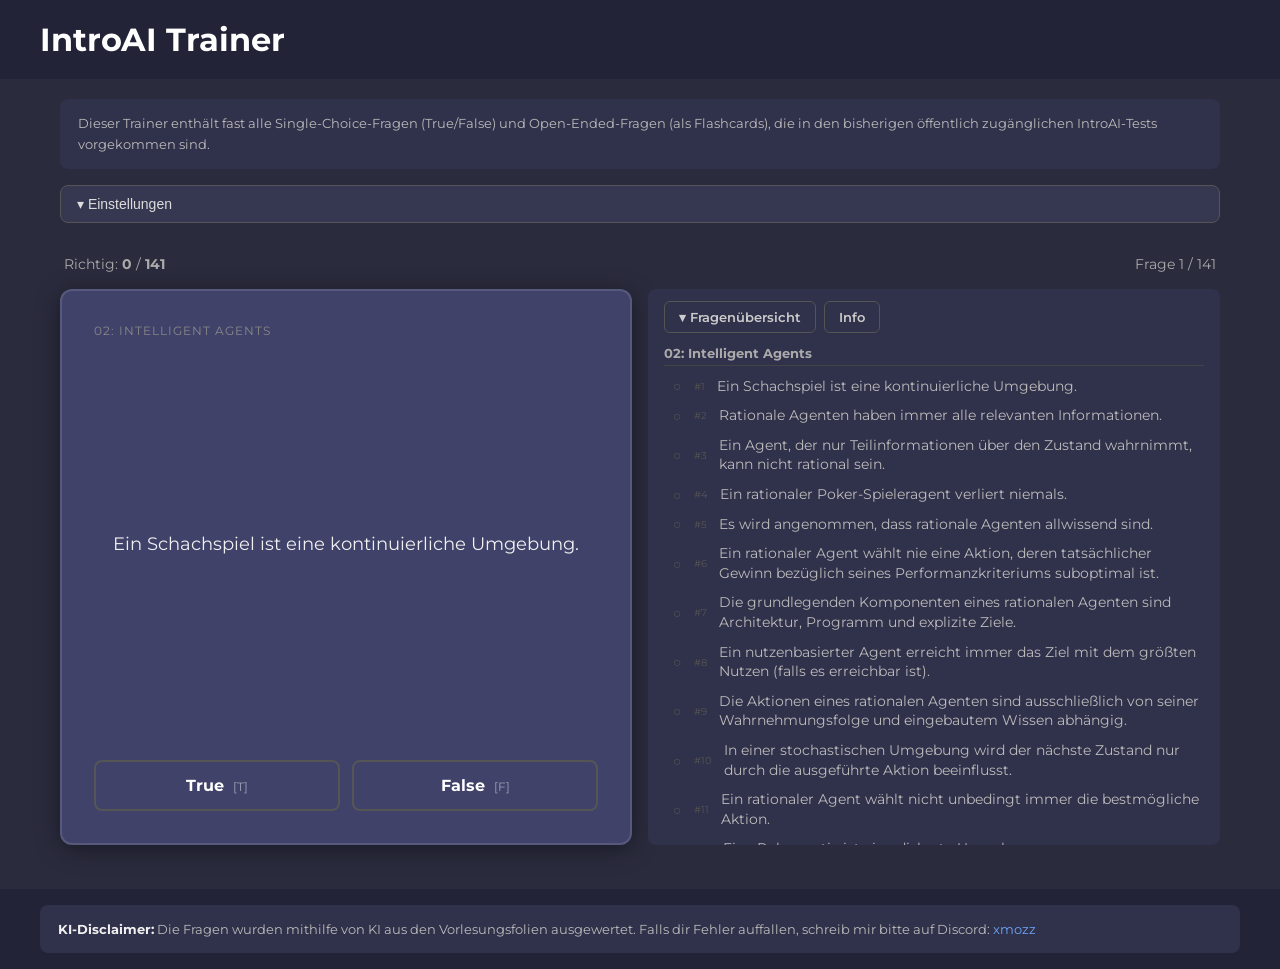
<file: IntroAI/trainer/index.html>
<!DOCTYPE html>
<html lang="de">
<head>
    <meta charset="UTF-8">
    <meta name="viewport" content="width=device-width, initial-scale=1.0">
    <title>IntroAI Trainer</title>
    <link rel="stylesheet" href="https://fonts.googleapis.com/css?family=Montserrat&display=swap">
    <style>
        * {
            box-sizing: border-box;
            margin: 0;
            padding: 0;
        }

        body {
            font-family: "Montserrat", sans-serif;
            background: #2a2b3d;
            color: white;
            min-height: 100vh;
            display: flex;
            flex-direction: column;
            padding: 0;
            margin: 0;
            overflow: auto;              /* Erlaubt das Scrollen/Zoomen */
            justify-content: flex-start; /* Setzt die vertikale Zentrierung zurück */
            align-items: stretch;        /* Lässt die Boxen (wie die Topbar) die volle Breite nutzen */
        }   

        .top-bar {
            position: relative;
            width: 100%;
            background: #222336;
            padding: 20px;
            box-sizing: border-box;
            flex-shrink: 0;
            z-index: 100;
        }

        #trainer {
            width: 100%;
            max-width: 1200px;
            margin: 0 auto;
            padding: 20px;
            box-sizing: border-box;
            flex: 1;
        }

        .top-bar-inner {
            max-width: 1200px;
            margin: 0 auto;
            display: flex;
            align-items: center;
            gap: 16px;
            justify-content: flex-start;
        }

        .bottom-bar {
            width: 100%;
            background: #222336;
            padding: 16px 20px;
            box-sizing: border-box;
            margin-top: auto;
        }

        .bottom-bar-inner {
            max-width: 1200px;
            margin: 0 auto;
        }



        .narrow-section {
            max-width: 760px;
            width: 100%;
            margin: 0 auto;
        }

        .card-overview-row {
            display: flex;
            flex-direction: column;
            gap: 16px;
        }

        .overview-column {
            display: flex;
            flex-direction: column;
        }

        @media (min-width: 900px) {
            .top-bar-inner {
                max-width: 1200px;
                margin: 0 auto;
                justify-content: flex-start;
            }

            .narrow-section {
                max-width: none;
            }

            .card-overview-row {
                flex-direction: row;
                flex-wrap: wrap;
                align-items: flex-start;
            }

            .question-card {
                flex: 1 1 300px;
                min-width: 0;
            }

            .overview-column {
                flex: 1 1 300px;
                min-width: 0;
            }

            .overview-column.collapsed {
                flex: 1 1 100%;
            }

            .card-overview-row.overview-open {
                align-items: stretch;
            }

            .overview-body {
                font-size: 14px;
            }

            .overview-item {
                font-size: 14px;
            }

            .overview-chapter-title {
                font-size: 14px;
            }
        }

        .mobile-header {
            display: flex;
            align-items: center;
            gap: 16px;
            justify-content: center;
            margin-bottom: 12px;
            
     
            padding-top: max(16px, env(safe-area-inset-top)); 
            background:transparent;
        }

        .mobile-header h1 {
            font-size: 18px;
        }

        .trainer-header h1 {
            font-size: 24px;
            font-weight: 700;
        }

        .back-link {
            color: #aaa;
            text-decoration: none;
            font-size: 14px;
            font-weight: 600;
            transition: color 0.2s;
        }

        .back-link:hover {
            color: white;
        }

        .trainer-controls {
            display: flex;
            align-items: center;
            gap: 8px;
            margin-bottom: 12px;
            flex-wrap: wrap;
        }

        .mode-btn {
            padding: 7px 14px;
            font-size: 13px;
            font-weight: 600;
            font-family: inherit;
            border: 1px solid #555;
            border-radius: 6px;
            background: transparent;
            color: #ccc;
            cursor: pointer;
            transition: all 0.2s;
        }

        .mode-btn:hover {
            border-color: #888;
            color: white;
        }

        .mode-btn.active {
            background: #007bff;
            border-color: #007bff;
            color: white;
        }

        .reset-btn {
            padding: 7px 14px;
            font-size: 13px;
            font-weight: 600;
            font-family: inherit;
            border: 1px solid #d9534f;
            border-radius: 6px;
            background: transparent;
            color: #d9534f;
            cursor: pointer;
            transition: all 0.2s;
            margin-left: auto;
        }

        .reset-btn:hover {
            background: #d9534f;
            color: white;
        }

        .shuffle-container {
            display: flex;
            align-items: center;
            gap: 8px;
            margin-bottom: 12px;
        }

        .shuffle-label {
            font-size: 13px;
            color: #aaa;
            font-weight: 600;
            margin-right: 4px;
        }

        .shuffle-btn {
            padding: 5px 12px;
            font-size: 12px;
            font-weight: 600;
            font-family: inherit;
            border: 1px solid #555;
            border-radius: 5px;
            background: transparent;
            color: #888;
            cursor: pointer;
            transition: all 0.2s;
        }

        .shuffle-btn:hover {
            border-color: #888;
            color: white;
        }

        .shuffle-btn.active {
            background: #007bff;
            border-color: #007bff;
            color: white;
        }

        .chapter-section {
            margin-bottom: 16px;
        }

        .chapter-toggle-btn {
            padding: 7px 14px;
            font-size: 13px;
            font-weight: 600;
            font-family: inherit;
            border: 1px solid #555;
            border-radius: 6px;
            background: transparent;
            color: #ccc;
            cursor: pointer;
            transition: all 0.2s;
            margin-bottom: 10px;
        }

        .chapter-toggle-btn:hover {
            border-color: #888;
            color: white;
        }

        .chapter-list {
            display: none;
            flex-wrap: wrap;
            gap: 6px;
            padding: 12px;
            background: #30314a;
            border-radius: 8px;
            margin-bottom: 8px;
        }

        .chapter-list.open {
            display: flex;
        }

        .chap-btn {
            padding: 5px 12px;
            font-size: 12px;
            font-weight: 600;
            font-family: inherit;
            border: 1px solid #555;
            border-radius: 5px;
            background: transparent;
            color: #aaa;
            cursor: pointer;
            transition: all 0.2s;
        }

        .chap-btn:hover {
            border-color: #888;
            color: white;
        }

        .chap-btn.active {
            background: #007bff;
            border-color: #007bff;
            color: white;
        }

        .chap-actions {
            display: flex;
            gap: 8px;
            margin-top: 8px;
            width: 100%;
        }

        .chap-actions button {
            padding: 4px 12px;
            font-size: 12px;
            font-weight: 600;
            font-family: inherit;
            border: 1px solid #555;
            border-radius: 5px;
            background: transparent;
            color: #888;
            cursor: pointer;
            transition: all 0.2s;
        }

        .chap-actions button:hover {
            border-color: #aaa;
            color: white;
        }

        .trainer-stats {
            display: flex;
            justify-content: space-between;
            font-size: 14px;
            color: #aaa;
            margin-bottom: 16px;
            padding: 0 4px;
        }

        .settings-section {
            margin-bottom: 32px;
        }

        .settings-toggle-btn {
            width: 100%;
            padding: 10px 16px;
            background: #363750;
            border: 1px solid #555;
            border-radius: 8px;
            color: #ddd;
            font-size: 14px;
            cursor: pointer;
            text-align: left;
            transition: all 0.2s;
        }

        .settings-toggle-btn:hover {
            background: #40426a;
            border-color: #888;
            color: white;
        }

        .settings-content {
            display: none;
            padding: 12px;
            background: #2a2b44;
            border-radius: 0 0 8px 8px;
            border: 1px solid #555;
            border-top: none;
        }

        .settings-content.open {
            display: block;
        }

        .question-card {
            background: #40426a;
            border-radius: 12px;
            padding: 32px;
            box-shadow: 0 4px 24px rgba(0,0,0,0.4);
            border: 2px solid rgba(255,255,255,0.12);
            display: flex;
            flex-direction: column;
        }

        .question-card.flashcard-mode {
            cursor: pointer;
        }

        .question-card.flashcard-mode.flipped {
            cursor: default;
        }

        .flashcard-area {
            display: flex;
            flex-direction: column;
            gap: 16px;
            margin-top: auto;
        }

        .flashcard-flip-hint {
            text-align: center;
            font-size: 14px;
            color: #888;
            cursor: pointer;
            padding: 20px;
            border: 2px dashed #555;
            border-radius: 8px;
            transition: all 0.2s;
        }

        .flashcard-flip-hint:hover {
            border-color: #888;
            color: #aaa;
            background: rgba(255,255,255,0.03);
        }

        .flashcard-answer {
            font-size: 16px;
            line-height: 1.6;
            color: #e0e0e0;
            padding: 16px;
            background: rgba(0,0,0,0.15);
            border-radius: 8px;
            margin-bottom: 8px;
        }

        .knew-btn {
            border-color: #28a745 !important;
            color: #28a745 !important;
        }

        .knew-btn:hover:not(:disabled) {
            background: rgba(40,167,69,0.1) !important;
        }

        .didntknow-btn {
            border-color: #d9534f !important;
            color: #d9534f !important;
        }

        .didntknow-btn:hover:not(:disabled) {
            background: rgba(217,83,79,0.1) !important;
        }

        .question-card.flash-flashcard-correct {
            border-color: #28a745 !important;
            box-shadow: 0 0 30px rgba(40,167,69,0.4);
            transition: all 0.3s;
        }

        .question-card.flash-flashcard-wrong {
            border-color: #d9534f !important;
            box-shadow: 0 0 30px rgba(217,83,79,0.4);
            transition: all 0.3s;
        }

        .section-tag {
            font-size: 12px;
            color: #888;
            text-transform: uppercase;
            letter-spacing: 1px;
            margin-bottom: 8px;
            flex-shrink: 0;
        }

        .question-text {
            font-size: 18px;
            line-height: 1.6;
            margin-bottom: 16px;
            color: #f0f0f0;
            flex: 1;
            display: flex;
            align-items: center;
            justify-content: center;
            text-align: center;
        }

        .answer-buttons {
            display: flex;
            gap: 12px;
            margin-top: auto;
        }

        .hotkey-hint {
            font-size: 12px;
            font-weight: 400;
            opacity: 0.5;
            margin-left: 4px;
        }

        .hotkey-info {
            text-align: center;
            font-size: 12px;
            color: #666;
            margin-top: 10px;
            letter-spacing: 0.5px;
        }

        .answer-btn {
            flex: 1;
            padding: 14px;
            font-size: 16px;
            font-weight: 700;
            font-family: inherit;
            border: 2px solid #555;
            border-radius: 8px;
            background: transparent;
            color: white;
            cursor: pointer;
            transition: all 0.15s;
        }

        .answer-btn:hover:not(:disabled) {
            border-color: #888;
            background: rgba(255,255,255,0.05);
        }

        .answer-btn:disabled {
            opacity: 0.4;
            cursor: default;
        }

        .answer-btn.correct {
            border-color: #28a745;
            background: rgba(40,167,69,0.15);
            color: #28a745;
        }

        .answer-btn.wrong {
            border-color: #d9534f;
            background: rgba(217,83,79,0.15);
            color: #d9534f;
        }

        .answer-btn.reveal-correct {
            border-color: #28a745;
            background: rgba(40,167,69,0.15);
            color: #28a745;
        }

        .feedback {
            margin-top: 24px;
            padding-top: 20px;
            border-top: 1px solid #4a4b6a;
            flex-shrink: 0;
        }

        .feedback-label {
            font-size: 18px;
            font-weight: 700;
            margin-bottom: 8px;
        }

        .feedback-label.correct {
            color: #28a745;
        }

        .feedback-label.wrong {
            color: #d9534f;
        }

        .feedback-explanation {
            font-size: 14px;
            line-height: 1.6;
            color: #ccc;
            margin-bottom: 16px;
        }

        .next-btn {
            width: 100%;
            padding: 16px 24px;
            font-size: 15px;
            font-weight: 600;
            font-family: inherit;
            border: none;
            border-radius: 8px;
            background: #007bff;
            color: white;
            cursor: pointer;
            transition: background 0.2s;
        }

        .next-btn:hover {
            background: #0056b3;
        }

        .summary {
            text-align: center;
            background: #363750;
            border-radius: 12px;
            padding: 48px 32px;
            margin-bottom: 16px;
            box-shadow: 0 4px 20px rgba(0,0,0,0.3);
        }

        .summary h2 {
            font-size: 28px;
            margin-bottom: 12px;
        }

        .summary p {
            font-size: 16px;
            color: #ccc;
            margin-bottom: 24px;
            line-height: 1.6;
        }

        .empty-state {
            text-align: center;
            color: #aaa;
            background: #363750;
            border-radius: 12px;
            padding: 48px 32px;
        }

        .info-box {
            background: #30314a;
            border-radius: 8px;
            padding: 14px 18px;
            margin-bottom: 16px;
            font-size: 13px;
            line-height: 1.6;
            color: #bbb;
        }

        .info-box strong {
            color: #f0f0f0;
        }

        .info-box a {
            color: #6ea8fe;
            text-decoration: none;
        }

        .info-box a:hover {
            text-decoration: underline;
        }

        .info-box + .info-box {
            margin-top: 8px;
        }

        .overview-toggle {
            padding: 7px 14px;
            font-size: 13px;
            font-weight: 600;
            font-family: inherit;
            border: 1px solid #555;
            border-radius: 6px;
            background: transparent;
            color: #ccc;
            cursor: pointer;
            transition: all 0.2s;
        }

        .overview-toggle:hover {
            border-color: #888;
            color: white;
        }

        .overview-info-btn {
            padding: 7px 14px;
            font-size: 13px;
            font-weight: 600;
            font-family: inherit;
            border: 1px solid #555;
            border-radius: 6px;
            background: transparent;
            color: #ccc;
            cursor: pointer;
            transition: all 0.2s;
        }

        .overview-info-btn:hover {
            border-color: #888;
            color: white;
        }

        .overview-info {
            background: #30314a;
            border-radius: 8px;
            padding: 14px 18px;
            margin-bottom: 12px;
            font-size: 13px;
            line-height: 1.6;
            color: #bbb;
        }

        .overview-info strong {
            color: #f0f0f0;
        }

        .overview-info ul {
            margin: 6px 0 0 18px;
            padding: 0;
        }

        .overview-info li {
            margin-bottom: 4px;
        }

        .overview-section {
            background: #30314a;
            border-radius: 8px;
        }

        .overview-box-header {
            display: flex;
            gap: 8px;
            padding: 12px 16px;
        }

        .overview-body {
            display: none;
            padding: 0 16px 16px;
            max-height: 500px;
            overflow-y: auto;
        }

        .overview-section.open .overview-body {
            display: block;
        }

        .overview-chapter {
            margin-bottom: 12px;
        }

        .overview-chapter:last-child {
            margin-bottom: 0;
        }

        .overview-chapter-title {
            font-size: 13px;
            font-weight: 700;
            color: #aaa;
            margin-bottom: 6px;
            padding-bottom: 4px;
            border-bottom: 1px solid #444;
        }

        .overview-item {
            display: flex;
            align-items: center;
            gap: 8px;
            padding: 5px 4px;
            border-radius: 4px;
            cursor: pointer;
            transition: background 0.15s;
            font-size: 14px;
            color: #bbb;
        }

        .overview-item:hover {
            background: rgba(255,255,255,0.05);
        }

        .overview-item .status-icon {
            flex-shrink: 0;
            width: 18px;
            text-align: center;
            font-size: 14px;
        }

        .overview-item .status-icon.correct {
            color: #28a745;
        }

        .overview-item .status-icon.wrong {
            color: #d9534f;
        }

        .overview-item .status-icon.unanswered {
            color: #555;
        }

        .overview-item .q-text {
            flex: 1;
            white-space: normal;
            line-height: 1.4;
        }

        .overview-item .q-idx {
            flex-shrink: 0;
            color: #555;
            font-size: 10px;
            margin-right: 4px;
        }

        .overview-detail {
            display: none;
            padding: 8px 12px 8px 28px;
            font-size: 12px;
            color: #999;
            line-height: 1.5;
            border-left: 2px solid #444;
            margin-left: 22px;
            margin-top: 2px;
            margin-bottom: 4px;
        }

        .overview-detail.open {
            display: block;
        }

        .overview-detail .detail-answer {
            font-weight: 600;
            margin-bottom: 4px;
        }

        .overview-detail .detail-answer.true {
            color: #28a745;
        }

        .overview-detail .detail-answer.false {
            color: #d9534f;
        }

        @media (max-width: 600px) {
            #trainer {
                    padding: 0 20px 20px 20px; /* Nimmt das Padding oben weg, damit der Header bündig abschließt */
                }

            body {
                padding: 0;
            }

            .question-card {
                padding: 20px;
            }

            .question-text {
                font-size: 16px;
            }

            .answer-btn {
                padding: 12px;
                font-size: 14px;
            }

            .reset-btn {
                margin-left: 0;
                width: 100%;
            }

            .trainer-controls {
                flex-direction: column;
            }
        }
    </style>
</head>
<body>
    <div class="top-bar">
        <div class="top-bar-inner">
            <h1 id="trainerTitle">IntroAI Trainer</h1>
        </div>
    </div>

    <div id="trainer">

        <div class="mobile-header">
            <h1 id="trainerTitleMobile">IntroAI Trainer</h1>
        </div>

        <div id="infoBox" class="info-box narrow-section" style="display:none;"></div>

        <div class="trainer-body">

        <div class="settings-section narrow-section" style="display:none;">
            <button id="settingsToggle" class="settings-toggle-btn">▾ Einstellungen</button>
            <div id="settingsContent" class="settings-content">
                <div class="chapter-section">
                    <button id="chapterToggle" class="chapter-toggle-btn">▸ Kapitel auswählen</button>
                    <div id="chapterList" class="chapter-list">
                        <div id="chapterButtons" class="chap-buttons"></div>
                        <div class="chap-actions">
                            <button id="selectAllChaps">Alle auswählen</button>
                            <button id="deselectAllChaps">Alle abwählen</button>
                        </div>
                    </div>
                </div>

                <div class="shuffle-container">
                    <span class="shuffle-label">Reihenfolge:</span>
                    <button id="shuffleOrder" class="shuffle-btn active">Der Reihe nach</button>
                    <button id="shuffleRandom" class="shuffle-btn">Zufällig</button>
                </div>

                <div class="shuffle-container">
                    <span class="shuffle-label">Fragetyp:</span>
                    <button id="typeAll" class="shuffle-btn active">Alle</button>
                    <button id="typeTF" class="shuffle-btn">True/False</button>
                    <button id="typeFlashcard" class="shuffle-btn">Flashcards</button>
                </div>

                <div class="trainer-controls">
                    <span class="shuffle-label">Modus:</span>
                    <button id="modeAll" class="mode-btn active">Alle Fragen</button>
                    <button id="modeWrong" class="mode-btn">Nur falsch Beantwortete</button>
                    <button id="resetBtn" class="reset-btn">Fortschritt zurücksetzen</button>
                </div>
            </div>
        </div>

        <div class="trainer-stats narrow-section" style="display:none;">
            <span>Richtig: <strong id="correctCount">0</strong> / <strong id="totalQuestions">0</strong></span>
            <span id="progressDisplay">Frage 0 / 0</span>
        </div>

        <div id="cardOverviewRow" class="card-overview-row" style="margin-bottom: 24px;">
        <div id="questionCard" class="question-card">
            <div class="section-tag" id="sectionTag"></div>
            <div class="question-text" id="questionText">Lade Fragen ...</div>
            <div class="answer-buttons" id="answerButtons" style="display:none;">
                <button id="trueBtn" class="answer-btn" disabled>True <span class="hotkey-hint">[T]</span></button>
                <button id="falseBtn" class="answer-btn" disabled>False <span class="hotkey-hint">[F]</span></button>
            </div>
            <div class="flashcard-area" id="flashcardArea" style="display:none;">
                <div class="flashcard-flip-hint" id="flashcardFlipHint">Klicke auf die Frage, um die Antwort zu sehen</div>
                <div class="flashcard-answer" id="flashcardAnswer" style="display:none;"></div>
                <div class="answer-buttons" id="flashcardButtons" style="display:none;">
                    <button id="knewBtn" class="answer-btn knew-btn">Wusste ich <span class="hotkey-hint">[T]</span></button>
                    <button id="didntKnowBtn" class="answer-btn didntknow-btn">Wusste ich nicht <span class="hotkey-hint">[F]</span></button>
                </div>
            </div>
            <div id="feedback" class="feedback" style="display:none;">
                <div class="feedback-label" id="feedbackLabel"></div>
                <div class="feedback-explanation" id="feedbackText"></div>
                <button id="nextBtn" class="next-btn">Weiter</button>
                <div class="hotkey-info">Space = Weiter</div>
            </div>
        </div>

        <div id="overviewColumn" class="overview-column" style="display:none;">
        <div id="summary" class="summary" style="display:none;">
            <h2>Fertig!</h2>
            <p id="summaryText"></p>
            <button id="retryBtn" class="reset-btn">Nur falsche Fragen wiederholen</button>
        </div>
            <div id="overviewSection" class="overview-section">
                <div class="overview-box-header">
                    <button id="overviewToggle" class="overview-toggle" style="margin:0;">▸ Fragenübersicht</button>
                    <button id="overviewInfoBtn" class="overview-info-btn">Info</button>
                </div>
                <div id="overviewBody" class="overview-body"></div>
            </div>
            <div id="overviewInfo" class="overview-info" style="display:none;">
                <strong>Info:</strong> In der Fragenübersicht kannst du:
                <ul>
                    <li>Auf das <strong>Status-Icon</strong> (✓ / ✗ / ○) klicken, um die Markierung manuell zu wechseln (ungesehen → richtig → falsch → ungesehen)</li>
                    <li>Auf den <strong>Fragetext</strong> klicken, um die Antwort und Erklärung zu sehen</li>
                </ul>
            </div>
        </div>
        </div> <!-- cardOverviewRow -->

        <div id="trainerContent" class="narrow-section" style="display:none;">
        <div id="emptyState" class="empty-state" style="display:none;">
            Keine Fragen ausgewählt. Bitte wähle mindestens ein Kapitel aus.
        </div>

        </div> <!-- trainerContent -->
        </div> <!-- trainer-body -->
    </div>

    <div class="bottom-bar">
        <div class="bottom-bar-inner">
            <div class="info-box" style="margin:0; font-size:13px;">
                <strong>KI-Disclaimer:</strong> Die Fragen wurden mithilfe von KI aus den Vorlesungsfolien ausgewertet. Falls dir Fehler auffallen, schreib mir bitte auf Discord: <a href="https://discord.com/users/409696362280517632">xmozz</a>
            </div>
        </div>
    </div>

    <script src="data.js"></script>
    <script>
        const SUBJECTS = [
            {
                id: 'introAI',
                title: 'IntroAI Trainer',
                infoHtml: 'Dieser Trainer enthält fast alle Single-Choice-Fragen (True/False) und Open-Ended-Fragen (als Flashcards), die in den bisherigen öffentlich zugänglichen IntroAI-Tests vorgekommen sind.',
                storageKey: 'introAI_trainer_correct',
                wrongKey: 'introAI_trainer_wrong',
                questions: window._trainerData_introAI
            }
        ];

        let currentSubjectIdx = 0;
        let currentQuestions = [];

        function STORAGE_KEY() { return SUBJECTS[currentSubjectIdx].storageKey; }
        function WRONG_KEY() { return SUBJECTS[currentSubjectIdx].wrongKey; }

        let correctSet = new Set();
        let wrongSet = new Set();
        let currentMode = 'all';
        let currentPos = 0;
        let activeQuestions = [];
        let selectedSections = new Set();
        let chapterListOpen = false;

        const questionCard = document.getElementById('questionCard');
        const sectionTag = document.getElementById('sectionTag');
        const questionText = document.getElementById('questionText');
        const trueBtn = document.getElementById('trueBtn');
        const falseBtn = document.getElementById('falseBtn');
        const feedback = document.getElementById('feedback');
        const feedbackLabel = document.getElementById('feedbackLabel');
        const feedbackText = document.getElementById('feedbackText');
        const nextBtn = document.getElementById('nextBtn');
        const correctCount = document.getElementById('correctCount');
        const totalQuestions = document.getElementById('totalQuestions');
        const progressDisplay = document.getElementById('progressDisplay');
        const modeAll = document.getElementById('modeAll');
        const modeWrong = document.getElementById('modeWrong');
        const resetBtn = document.getElementById('resetBtn');
        const summary = document.getElementById('summary');
        const summaryText = document.getElementById('summaryText');
        const retryBtn = document.getElementById('retryBtn');
        const emptyState = document.getElementById('emptyState');
        const chapterToggle = document.getElementById('chapterToggle');
        const chapterList = document.getElementById('chapterList');
        const chapterButtons = document.getElementById('chapterButtons');
        const selectAllChaps = document.getElementById('selectAllChaps');
        const deselectAllChaps = document.getElementById('deselectAllChaps');
        const overviewToggle = document.getElementById('overviewToggle');
        const overviewColumn = document.getElementById('overviewColumn');
        const overviewSection = document.getElementById('overviewSection');
        const overviewBody = document.getElementById('overviewBody');
        const shuffleOrderBtn = document.getElementById('shuffleOrder');
        const shuffleRandomBtn = document.getElementById('shuffleRandom');
        const flashcardArea = document.getElementById('flashcardArea');
        const flashcardFlipHint = document.getElementById('flashcardFlipHint');
        const flashcardAnswer = document.getElementById('flashcardAnswer');
        const flashcardButtons = document.getElementById('flashcardButtons');
        const knewBtn = document.getElementById('knewBtn');
        const didntKnowBtn = document.getElementById('didntKnowBtn');
        const typeAllBtn = document.getElementById('typeAll');
        const typeTFBtn = document.getElementById('typeTF');
        const typeFCBtn = document.getElementById('typeFlashcard');
        let overviewOpen = false;
        let shuffleMode = false;
        let isFlipped = false;
        let questionTypeFilter = 'all';

        function escapeHtml(str) {
            const div = document.createElement('div');
            div.textContent = str;
            return div.innerHTML;
        }

        function getUniqueSections() {
            const seen = new Set();
            const sections = [];
            for (const q of currentQuestions) {
                if (!seen.has(q.section)) {
                    seen.add(q.section);
                    sections.push(q.section);
                }
            }
            return sections;
        }

        function initSections() {
            const sections = getUniqueSections();
            for (const s of sections) {
                selectedSections.add(s);
            }
            return sections;
        }

        function buildChapterButtons() {
            const sections = getUniqueSections();
            chapterButtons.innerHTML = '';
            for (const s of sections) {
                const btn = document.createElement('button');
                btn.className = 'chap-btn active';
                btn.textContent = s;
                btn.dataset.section = s;
                btn.addEventListener('click', () => toggleChapter(s, btn));
                chapterButtons.appendChild(btn);
            }
        }

        function toggleChapter(section, btn) {
            if (selectedSections.has(section)) {
                selectedSections.delete(section);
                btn.classList.remove('active');
            } else {
                selectedSections.add(section);
                btn.classList.add('active');
            }
            currentPos = 0;
            rebuildActiveQuestions();
            showCurrent();
            updateStats();
        }

        function selectAllChapters() {
            const sections = getUniqueSections();
            for (const s of sections) selectedSections.add(s);
            document.querySelectorAll('.chap-btn').forEach(b => b.classList.add('active'));
            currentPos = 0;
            rebuildActiveQuestions();
            showCurrent();
            updateStats();
        }

        function deselectAllChapters() {
            selectedSections.clear();
            document.querySelectorAll('.chap-btn').forEach(b => b.classList.remove('active'));
            currentPos = 0;
            rebuildActiveQuestions();
            showCurrent();
            updateStats();
        }

        function loadSets() {
            try {
                const stored = localStorage.getItem(STORAGE_KEY());
                correctSet = stored ? new Set(JSON.parse(stored)) : new Set();
                const wrongStored = localStorage.getItem(WRONG_KEY());
                wrongSet = wrongStored ? new Set(JSON.parse(wrongStored)) : new Set();
            } catch {
                correctSet = new Set();
                wrongSet = new Set();
            }
        }

        function saveSets() {
            try {
                localStorage.setItem(STORAGE_KEY(), JSON.stringify([...correctSet]));
                localStorage.setItem(WRONG_KEY(), JSON.stringify([...wrongSet]));
            } catch (e) {
                /* Speichern nicht möglich (z. B. file:// ohne localStorage) */
            }
        }

        function setQuestionTypeFilter(type) {
            questionTypeFilter = type;
            typeAllBtn.classList.toggle('active', type === 'all');
            typeTFBtn.classList.toggle('active', type === 'tf');
            typeFCBtn.classList.toggle('active', type === 'flashcard');
            currentPos = 0;
            rebuildActiveQuestions();
            showCurrent();
            updateStats();
        }

        function rebuildActiveQuestions() {
            let filtered = currentQuestions.map((q, i) => ({ ...q, originalIndex: i }));
            filtered = filtered.filter(q => selectedSections.has(q.section));

            if (questionTypeFilter !== 'all') {
                filtered = filtered.filter(q => q.type === questionTypeFilter);
            }

            if (currentMode === 'wrong') {
                filtered = filtered.filter(q => !correctSet.has(q.originalIndex));
            }

            if (shuffleMode) {
                for (let i = filtered.length - 1; i > 0; i--) {
                    const j = Math.floor(Math.random() * (i + 1));
                    [filtered[i], filtered[j]] = [filtered[j], filtered[i]];
                }
            }

            activeQuestions = filtered;
        }

        function updateStats() {
            totalQuestions.textContent = currentQuestions.length;
            correctCount.textContent = correctSet.size;

            const total = activeQuestions.length;

            if (total === 0) {
                progressDisplay.textContent = 'Frage 0 / 0';
            } else {
                progressDisplay.textContent = `Frage ${currentPos + 1} / ${total}`;
            }

            if (overviewOpen) renderOverview();
        }

        function showCurrent() {
            feedback.style.display = 'none';
            flashcardArea.style.display = 'none';
            flashcardFlipHint.style.display = 'none';
            flashcardAnswer.style.display = 'none';
            flashcardButtons.style.display = 'none';
            isFlipped = false;
            questionCard.classList.remove('flashcard-mode', 'flipped');
            trueBtn.disabled = currentSubjectIdx === -1;
            falseBtn.disabled = currentSubjectIdx === -1;
            answerButtons.style.display = currentSubjectIdx === -1 ? 'none' : 'flex';
            trueBtn.className = 'answer-btn';
            falseBtn.className = 'answer-btn';

            questionCard.style.display = 'none';
            summary.style.display = 'none';
            emptyState.style.display = 'none';

            if (selectedSections.size === 0) {
                emptyState.style.display = 'block';
                return;
            }

            if (activeQuestions.length === 0) {
                showSummary();
                return;
            }

            if (currentPos >= activeQuestions.length) {
                showSummary();
                return;
            }

            questionCard.style.display = 'flex';
            const q = activeQuestions[currentPos];
            sectionTag.textContent = q.section;
            questionText.textContent = q.question;

            if (q.type === 'flashcard') {
                answerButtons.style.display = 'none';
                flashcardArea.style.display = 'flex';
                flashcardFlipHint.style.display = 'block';
                questionCard.classList.add('flashcard-mode');
                knewBtn.disabled = false;
                didntKnowBtn.disabled = false;
                knewBtn.className = 'answer-btn knew-btn';
                didntKnowBtn.className = 'answer-btn didntknow-btn';
            } else {
                answerButtons.style.display = 'flex';
                flashcardArea.style.display = 'none';
            }

            updateStats();
        }

        function showSummary() {
            questionCard.style.display = 'none';
            summary.style.display = 'block';
            emptyState.style.display = 'none';
            feedback.style.display = 'none';

            const filtered = currentQuestions.map((q, i) => ({ ...q, originalIndex: i }))
                .filter(q => selectedSections.has(q.section));
            const typeFiltered = questionTypeFilter === 'all' ? filtered : filtered.filter(q => q.type === questionTypeFilter);
            const total = typeFiltered.length;
            const correct = typeFiltered.filter(q => correctSet.has(q.originalIndex)).length;
            const wrong = total - correct;

            if (currentMode === 'wrong' && correct === total) {
                summaryText.textContent = 'Alle Fragen in den ausgewählten Kapiteln wurden richtig beantwortet!';
                retryBtn.style.display = 'none';
            } else if (currentMode === 'wrong') {
                summaryText.textContent = `${correct} von ${total} Fragen richtig beantwortet (${wrong} falsch).`;
                retryBtn.style.display = 'inline-block';
                retryBtn.textContent = 'Falsche Fragen erneut wiederholen';
            } else {
                summaryText.textContent = `${correct} von ${total} Fragen richtig beantwortet (${wrong} falsch).`;
                retryBtn.style.display = wrong > 0 ? 'inline-block' : 'none';
                retryBtn.textContent = 'Nur falsche Fragen wiederholen';
            }
            updateStats();
        }

        function handleAnswer(selected) {
            const q = activeQuestions[currentPos];

            trueBtn.disabled = true;
            falseBtn.disabled = true;

            if (selected === q.answer) {
                trueBtn.className = 'answer-btn' + (q.answer ? ' correct' : '');
                falseBtn.className = 'answer-btn' + (!q.answer ? ' correct' : '');
                feedbackLabel.className = 'feedback-label correct';
feedbackLabel.textContent = 'Richtige Auswahl!';

                correctSet.add(q.originalIndex);
                wrongSet.delete(q.originalIndex);
                saveSets();
            } else {
                const wrongBtn = selected ? trueBtn : falseBtn;
                wrongBtn.className = 'answer-btn wrong';
                const correctBtn = q.answer ? trueBtn : falseBtn;
                correctBtn.className = 'answer-btn reveal-correct';
                feedbackLabel.className = 'feedback-label wrong';
feedbackLabel.textContent = 'Falsche Auswahl!';

                wrongSet.add(q.originalIndex);
                correctSet.delete(q.originalIndex);
                saveSets();
            }

            if (q.explanation) {
                feedbackText.textContent = q.explanation;
            } else {
                feedbackText.textContent = q.answer ? 'Die Antwort ist True.' : 'Die Antwort ist False.';
            }
            feedback.style.display = 'block';
            updateStats();
            if (overviewOpen) {
                const target = overviewBody.querySelector('.overview-item[data-idx="' + q.originalIndex + '"]');
                if (target) target.scrollIntoView({ block: 'nearest', behavior: 'smooth' });
            }
        }

        function flipCard() {
            if (isFlipped) return;
            const q = activeQuestions[currentPos];
            isFlipped = true;
            questionCard.classList.add('flipped');
            flashcardFlipHint.style.display = 'none';
            flashcardAnswer.textContent = q.explanation;
            flashcardAnswer.style.display = 'block';
            flashcardButtons.style.display = 'flex';
        }

        function handleFlashcardAnswer(knew) {
            const q = activeQuestions[currentPos];
            knewBtn.disabled = true;
            didntKnowBtn.disabled = true;

            if (knew) {
                correctSet.add(q.originalIndex);
                wrongSet.delete(q.originalIndex);
                questionCard.classList.add('flash-flashcard-correct');
            } else {
                wrongSet.add(q.originalIndex);
                correctSet.delete(q.originalIndex);
                questionCard.classList.add('flash-flashcard-wrong');
            }
            saveSets();
            updateStats();
            if (overviewOpen) {
                const target = overviewBody.querySelector('.overview-item[data-idx="' + q.originalIndex + '"]');
                if (target) target.scrollIntoView({ block: 'nearest', behavior: 'smooth' });
            }
            setTimeout(() => {
                questionCard.classList.remove('flash-flashcard-correct', 'flash-flashcard-wrong');
                nextQuestion();
            }, 500);
        }

        function nextQuestion() {
            currentPos++;
            if (currentPos >= activeQuestions.length) {
                showSummary();
            } else {
                showCurrent();
            }
        }

        function switchMode(mode) {
            currentMode = mode;
            currentPos = 0;
            modeAll.classList.toggle('active', mode === 'all');
            modeWrong.classList.toggle('active', mode === 'wrong');
            rebuildActiveQuestions();
            showCurrent();
            updateStats();
        }

        function resetProgress() {
            correctSet.clear();
            wrongSet.clear();
            saveSets();
            currentMode = 'all';
            currentPos = 0;
            modeAll.classList.add('active');
            modeWrong.classList.remove('active');
            rebuildActiveQuestions();
            showCurrent();
            updateStats();
            if (overviewOpen) renderOverview();
        }

        function renderOverview() {
            const sections = getUniqueSections().filter(s => selectedSections.has(s));
            let html = '';
            for (const section of sections) {
                const questions = [];
                for (let i = 0; i < currentQuestions.length; i++) {
                    if (currentQuestions[i].section === section) {
                        questions.push({ ...currentQuestions[i], idx: i });
                    }
                }
                html += '<div class="overview-chapter">';
                html += '<div class="overview-chapter-title">' + section + '</div>';
                for (const q of questions) {
                    let statusClass, icon;
                    if (correctSet.has(q.idx)) {
                        statusClass = 'correct';
                        icon = '&#10003;';
                    } else if (wrongSet.has(q.idx)) {
                        statusClass = 'wrong';
                        icon = '&#10007;';
                    } else {
                        statusClass = 'unanswered';
                        icon = '&#9675;';
                    }
                    let ansClass, ansLabel;
                    if (q.type === 'flashcard') {
                        ansClass = '';
                        ansLabel = 'Open Question';
                    } else {
                        ansClass = q.answer ? 'true' : 'false';
                        ansLabel = q.answer ? 'True' : 'False';
                    }
                    html += '<div class="overview-item" data-idx="' + q.idx + '">';
                    html += '<span class="status-icon ' + statusClass + '">' + icon + '</span>';
                    html += '<span class="q-idx">#' + (q.idx + 1) + '</span>';
                    html += '<span class="q-text">' + escapeHtml(q.question) + '</span>';
                    html += '</div>';
                    html += '<div class="overview-detail" data-idx="' + q.idx + '">';
                    if (ansClass) {
                        html += '<div class="detail-answer ' + ansClass + '">' + ansLabel + '</div>';
                    }
                    html += '<div>' + escapeHtml(q.explanation) + '</div>';
                    html += '</div>';
                }
                html += '</div>';
            }
            overviewBody.innerHTML = html;
        }

        function toggleQuestionStatus(idx) {
            if (correctSet.has(idx)) {
                correctSet.delete(idx);
                wrongSet.add(idx);
            } else if (wrongSet.has(idx)) {
                wrongSet.delete(idx);
            } else {
                correctSet.add(idx);
            }
            saveSets();
            if (overviewOpen) renderOverview();
            updateStats();
        }

        function loadSubjectData(idx) {
            currentSubjectIdx = idx;
            document.getElementById('trainer').classList.add('loaded');
            const subject = SUBJECTS[idx];
            document.getElementById('trainerTitle').textContent = subject.title;
            document.getElementById('trainerTitleMobile').textContent = subject.title;
            const infoBox = document.getElementById('infoBox');
            infoBox.innerHTML = subject.infoHtml;
            infoBox.style.display = 'block';
            document.getElementById('trainerContent').style.display = 'block';
            document.querySelector('.settings-section').style.display = 'block';
            document.querySelector('.trainer-stats').style.display = 'flex';
            overviewColumn.style.display = 'flex';
            currentQuestions = subject.questions;
            correctSet = new Set();
            wrongSet = new Set();
            selectedSections.clear();
            currentMode = 'all';
            currentPos = 0;
            chapterListOpen = false;
            shuffleMode = false;
            questionTypeFilter = 'all';
            overviewOpen = window.innerWidth >= 900;
            modeAll.classList.add('active');
            modeWrong.classList.remove('active');
            shuffleOrderBtn.classList.add('active');
            shuffleRandomBtn.classList.remove('active');
            typeAllBtn.classList.add('active');
            typeTFBtn.classList.remove('active');
            typeFCBtn.classList.remove('active');
            loadSets();
            initSections();
            buildChapterButtons();
            rebuildActiveQuestions();
            showCurrent();
            updateStats();
            if (overviewOpen) {
                overviewSection.classList.add('open');
                overviewColumn.classList.remove('collapsed');
                document.querySelector('.card-overview-row').classList.add('overview-open');
                overviewToggle.textContent = '▾ Fragenübersicht';
                renderOverview();
            } else {
                overviewSection.classList.remove('open');
                overviewColumn.classList.add('collapsed');
                document.querySelector('.card-overview-row').classList.remove('overview-open');
                overviewToggle.textContent = '▸ Fragenübersicht';
            }
        }

        // Event listeners
        trueBtn.addEventListener('click', () => handleAnswer(true));
        falseBtn.addEventListener('click', () => handleAnswer(false));
        knewBtn.addEventListener('click', () => handleFlashcardAnswer(true));
        didntKnowBtn.addEventListener('click', () => handleFlashcardAnswer(false));
        questionText.addEventListener('click', () => {
            if (flashcardArea.style.display !== 'none' && !isFlipped) flipCard();
        });
        flashcardFlipHint.addEventListener('click', flipCard);
        nextBtn.addEventListener('click', nextQuestion);

        typeAllBtn.addEventListener('click', () => setQuestionTypeFilter('all'));
        typeTFBtn.addEventListener('click', () => setQuestionTypeFilter('tf'));
        typeFCBtn.addEventListener('click', () => setQuestionTypeFilter('flashcard'));
        modeAll.addEventListener('click', () => switchMode('all'));
        modeWrong.addEventListener('click', () => switchMode('wrong'));

        shuffleOrderBtn.addEventListener('click', () => {
            shuffleMode = false;
            shuffleOrderBtn.classList.add('active');
            shuffleRandomBtn.classList.remove('active');
            currentPos = 0;
            rebuildActiveQuestions();
            showCurrent();
            updateStats();
        });

        shuffleRandomBtn.addEventListener('click', () => {
            shuffleMode = true;
            shuffleRandomBtn.classList.add('active');
            shuffleOrderBtn.classList.remove('active');
            currentPos = 0;
            rebuildActiveQuestions();
            showCurrent();
            updateStats();
        });

        resetBtn.addEventListener('click', () => {
            if (confirm('Fortschritt wirklich zurücksetzen?')) {
                resetProgress();
            }
        });

        retryBtn.addEventListener('click', () => switchMode('wrong'));

        document.getElementById('settingsToggle').addEventListener('click', () => {
            const content = document.getElementById('settingsContent');
            const isOpen = content.classList.toggle('open');
            document.getElementById('settingsToggle').textContent = isOpen ? '▾ Einstellungen' : '▸ Einstellungen';
        });

        chapterToggle.addEventListener('click', () => {
            chapterListOpen = !chapterListOpen;
            chapterList.classList.toggle('open', chapterListOpen);
            chapterToggle.textContent = chapterListOpen ? '▾ Kapitel auswählen' : '▸ Kapitel auswählen';
        });

        selectAllChaps.addEventListener('click', selectAllChapters);
        deselectAllChaps.addEventListener('click', deselectAllChapters);

        overviewToggle.addEventListener('click', () => {
            overviewOpen = !overviewOpen;
            overviewSection.classList.toggle('open', overviewOpen);
            overviewColumn.classList.toggle('collapsed', !overviewOpen);
            document.querySelector('.card-overview-row').classList.toggle('overview-open', overviewOpen);
            overviewToggle.textContent = overviewOpen ? '▾ Fragenübersicht' : '▸ Fragenübersicht';
            if (overviewOpen) renderOverview();
        });

        document.getElementById('overviewInfoBtn').addEventListener('click', () => {
            const info = document.getElementById('overviewInfo');
            info.style.display = info.style.display === 'none' ? 'block' : 'none';
        });

        overviewBody.addEventListener('click', (e) => {
            const item = e.target.closest('.overview-item');
            if (!item) return;
            const idx = parseInt(item.dataset.idx);
            if (e.target.closest('.status-icon')) {
                toggleQuestionStatus(idx);
            } else {
                const detail = overviewSection.querySelector('.overview-detail[data-idx="' + idx + '"]');
                if (detail) detail.classList.toggle('open');
            }
        });

        // Hotkeys
        document.addEventListener('keydown', (e) => {
            if (e.repeat) return;
            const inFlashcardMode = flashcardArea.style.display !== 'none' && flashcardArea.style.display !== '';
            if (e.key === 't' || e.key === 'T') {
                if (inFlashcardMode && isFlipped && !knewBtn.disabled) {
                    knewBtn.click();
                } else if (!trueBtn.disabled) {
                    trueBtn.click();
                }
            } else if (e.key === 'f' || e.key === 'F') {
                if (inFlashcardMode && isFlipped && !didntKnowBtn.disabled) {
                    didntKnowBtn.click();
                } else if (!falseBtn.disabled) {
                    falseBtn.click();
                }
            } else if (e.key === ' ') {
                e.preventDefault();
                if (inFlashcardMode && !isFlipped) {
                    flipCard();
                } else if (feedback.style.display !== 'none' && feedback.style.display !== '') {
                    nextBtn.click();
                }
            }
        });

        function updateHeader() {
            const wide = window.innerWidth >= 900;
            document.querySelector('.top-bar').style.display = wide ? 'block' : 'none';
            document.querySelector('.mobile-header').style.display = wide ? 'none' : 'flex';
        }
        updateHeader();
        window.addEventListener('resize', updateHeader);

        // Init: der Trainer lädt automatisch
        loadSubjectData(0);
    </script>
</body>
</html>
</file>
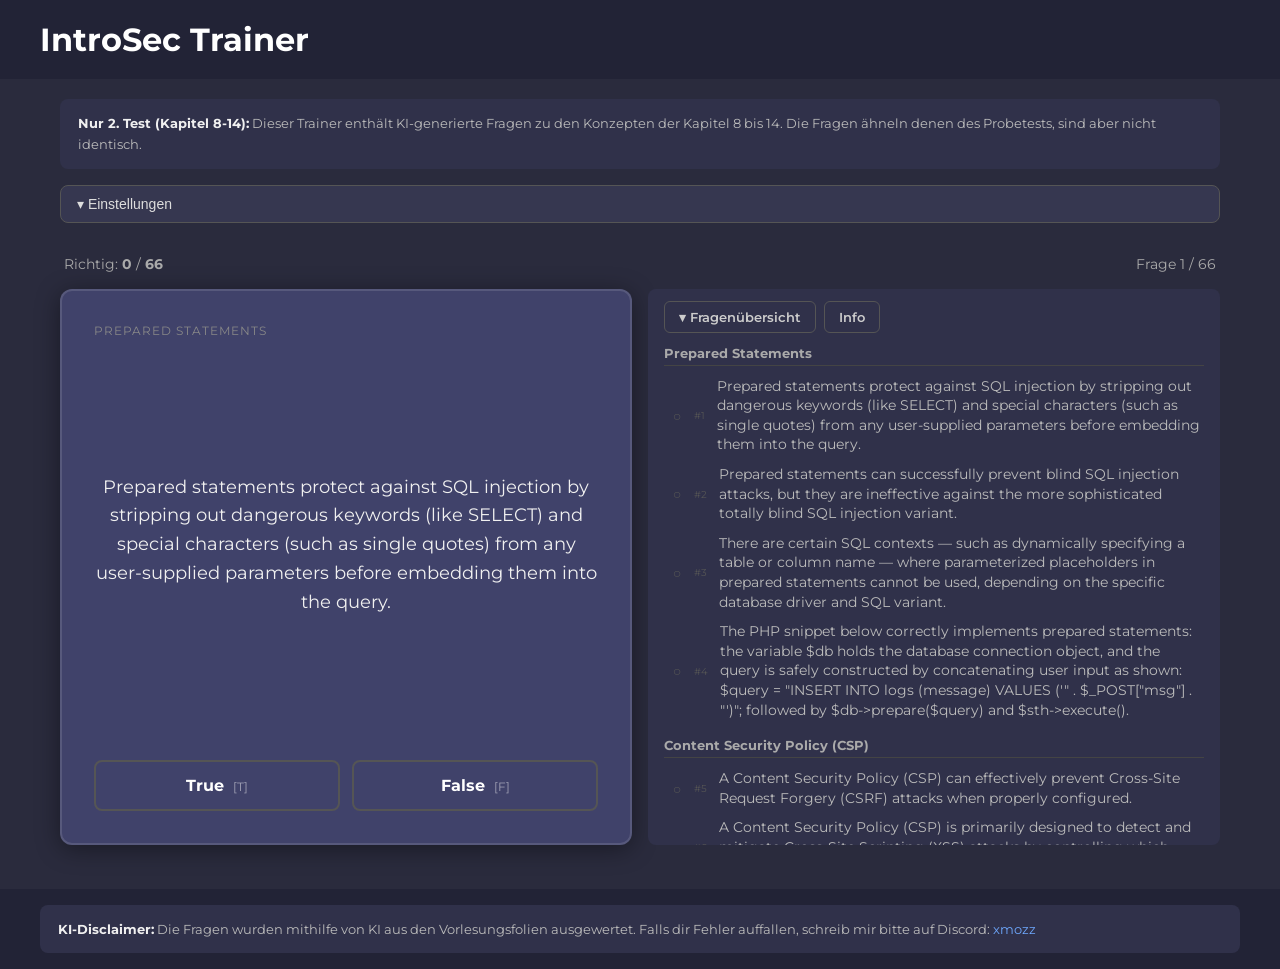
<file: IntroSec/trainer/index.html>
<!DOCTYPE html>
<html lang="de">
<head>
    <meta charset="UTF-8">
    <meta name="viewport" content="width=device-width, initial-scale=1.0">
    <title>IntroSec Trainer</title>
    <link rel="stylesheet" href="https://fonts.googleapis.com/css?family=Montserrat&display=swap">
    <style>
        * {
            box-sizing: border-box;
            margin: 0;
            padding: 0;
        }

        body {
            font-family: "Montserrat", sans-serif;
            background: #2a2b3d;
            color: white;
            min-height: 100vh;
            display: flex;
            flex-direction: column;
            padding: 0;
            margin: 0;
            overflow: auto;              /* Erlaubt das Scrollen/Zoomen */
            justify-content: flex-start; /* Setzt die vertikale Zentrierung zurück */
            align-items: stretch;        /* Lässt die Boxen (wie die Topbar) die volle Breite nutzen */
        }   

        .top-bar {
            position: relative;
            width: 100%;
            background: #222336;
            padding: 20px;
            box-sizing: border-box;
            flex-shrink: 0;
            z-index: 100;
        }

        #trainer {
            width: 100%;
            max-width: 1200px;
            margin: 0 auto;
            padding: 20px;
            box-sizing: border-box;
            flex: 1;
        }

        .top-bar-inner {
            max-width: 1200px;
            margin: 0 auto;
            display: flex;
            align-items: center;
            gap: 16px;
            justify-content: flex-start;
        }

        .bottom-bar {
            width: 100%;
            background: #222336;
            padding: 16px 20px;
            box-sizing: border-box;
            margin-top: auto;
        }

        .bottom-bar-inner {
            max-width: 1200px;
            margin: 0 auto;
        }



        .narrow-section {
            max-width: 760px;
            width: 100%;
            margin: 0 auto;
        }

        .card-overview-row {
            display: flex;
            flex-direction: column;
            gap: 16px;
        }

        .overview-column {
            display: flex;
            flex-direction: column;
        }

        @media (min-width: 900px) {
            .top-bar-inner {
                max-width: 1200px;
                margin: 0 auto;
                justify-content: flex-start;
            }

            .narrow-section {
                max-width: none;
            }

            .card-overview-row {
                flex-direction: row;
                flex-wrap: wrap;
                align-items: flex-start;
            }

            .question-card {
                flex: 1 1 300px;
                min-width: 0;
            }

            .overview-column {
                flex: 1 1 300px;
                min-width: 0;
            }

            .overview-column.collapsed {
                flex: 1 1 100%;
            }

            .card-overview-row.overview-open {
                align-items: stretch;
            }

            .overview-body {
                font-size: 14px;
            }

            .overview-item {
                font-size: 14px;
            }

            .overview-chapter-title {
                font-size: 14px;
            }
        }

        .mobile-header {
            display: flex;
            align-items: center;
            gap: 16px;
            justify-content: center;
            margin-bottom: 12px;
            
     
            padding-top: max(16px, env(safe-area-inset-top)); 
            background:transparent;
        }

        .mobile-header h1 {
            font-size: 18px;
        }

        .trainer-header h1 {
            font-size: 24px;
            font-weight: 700;
        }

        .back-link {
            color: #aaa;
            text-decoration: none;
            font-size: 14px;
            font-weight: 600;
            transition: color 0.2s;
        }

        .back-link:hover {
            color: white;
        }

        .trainer-controls {
            display: flex;
            align-items: center;
            gap: 8px;
            margin-bottom: 12px;
            flex-wrap: wrap;
        }

        .mode-btn {
            padding: 7px 14px;
            font-size: 13px;
            font-weight: 600;
            font-family: inherit;
            border: 1px solid #555;
            border-radius: 6px;
            background: transparent;
            color: #ccc;
            cursor: pointer;
            transition: all 0.2s;
        }

        .mode-btn:hover {
            border-color: #888;
            color: white;
        }

        .mode-btn.active {
            background: #007bff;
            border-color: #007bff;
            color: white;
        }

        .reset-btn {
            padding: 7px 14px;
            font-size: 13px;
            font-weight: 600;
            font-family: inherit;
            border: 1px solid #d9534f;
            border-radius: 6px;
            background: transparent;
            color: #d9534f;
            cursor: pointer;
            transition: all 0.2s;
            margin-left: auto;
        }

        .reset-btn:hover {
            background: #d9534f;
            color: white;
        }

        .shuffle-container {
            display: flex;
            align-items: center;
            gap: 8px;
            margin-bottom: 12px;
        }

        .shuffle-label {
            font-size: 13px;
            color: #aaa;
            font-weight: 600;
            margin-right: 4px;
        }

        .shuffle-btn {
            padding: 5px 12px;
            font-size: 12px;
            font-weight: 600;
            font-family: inherit;
            border: 1px solid #555;
            border-radius: 5px;
            background: transparent;
            color: #888;
            cursor: pointer;
            transition: all 0.2s;
        }

        .shuffle-btn:hover {
            border-color: #888;
            color: white;
        }

        .shuffle-btn.active {
            background: #007bff;
            border-color: #007bff;
            color: white;
        }

        .chapter-section {
            margin-bottom: 16px;
        }

        .chapter-toggle-btn {
            padding: 7px 14px;
            font-size: 13px;
            font-weight: 600;
            font-family: inherit;
            border: 1px solid #555;
            border-radius: 6px;
            background: transparent;
            color: #ccc;
            cursor: pointer;
            transition: all 0.2s;
            margin-bottom: 10px;
        }

        .chapter-toggle-btn:hover {
            border-color: #888;
            color: white;
        }

        .chapter-list {
            display: none;
            flex-wrap: wrap;
            gap: 6px;
            padding: 12px;
            background: #30314a;
            border-radius: 8px;
            margin-bottom: 8px;
        }

        .chapter-list.open {
            display: flex;
        }

        .chap-btn {
            padding: 5px 12px;
            font-size: 12px;
            font-weight: 600;
            font-family: inherit;
            border: 1px solid #555;
            border-radius: 5px;
            background: transparent;
            color: #aaa;
            cursor: pointer;
            transition: all 0.2s;
        }

        .chap-btn:hover {
            border-color: #888;
            color: white;
        }

        .chap-btn.active {
            background: #007bff;
            border-color: #007bff;
            color: white;
        }

        .chap-actions {
            display: flex;
            gap: 8px;
            margin-top: 8px;
            width: 100%;
        }

        .chap-actions button {
            padding: 4px 12px;
            font-size: 12px;
            font-weight: 600;
            font-family: inherit;
            border: 1px solid #555;
            border-radius: 5px;
            background: transparent;
            color: #888;
            cursor: pointer;
            transition: all 0.2s;
        }

        .chap-actions button:hover {
            border-color: #aaa;
            color: white;
        }

        .trainer-stats {
            display: flex;
            justify-content: space-between;
            font-size: 14px;
            color: #aaa;
            margin-bottom: 16px;
            padding: 0 4px;
        }

        .settings-section {
            margin-bottom: 32px;
        }

        .settings-toggle-btn {
            width: 100%;
            padding: 10px 16px;
            background: #363750;
            border: 1px solid #555;
            border-radius: 8px;
            color: #ddd;
            font-size: 14px;
            cursor: pointer;
            text-align: left;
            transition: all 0.2s;
        }

        .settings-toggle-btn:hover {
            background: #40426a;
            border-color: #888;
            color: white;
        }

        .settings-content {
            display: none;
            padding: 12px;
            background: #2a2b44;
            border-radius: 0 0 8px 8px;
            border: 1px solid #555;
            border-top: none;
        }

        .settings-content.open {
            display: block;
        }

        .question-card {
            background: #40426a;
            border-radius: 12px;
            padding: 32px;
            box-shadow: 0 4px 24px rgba(0,0,0,0.4);
            border: 2px solid rgba(255,255,255,0.12);
            display: flex;
            flex-direction: column;
        }

        .question-card.flashcard-mode {
            cursor: pointer;
        }

        .question-card.flashcard-mode.flipped {
            cursor: default;
        }

        .flashcard-area {
            display: flex;
            flex-direction: column;
            gap: 16px;
            margin-top: auto;
        }

        .flashcard-flip-hint {
            text-align: center;
            font-size: 14px;
            color: #888;
            cursor: pointer;
            padding: 20px;
            border: 2px dashed #555;
            border-radius: 8px;
            transition: all 0.2s;
        }

        .flashcard-flip-hint:hover {
            border-color: #888;
            color: #aaa;
            background: rgba(255,255,255,0.03);
        }

        .flashcard-answer {
            font-size: 16px;
            line-height: 1.6;
            color: #e0e0e0;
            padding: 16px;
            background: rgba(0,0,0,0.15);
            border-radius: 8px;
            margin-bottom: 8px;
        }

        .knew-btn {
            border-color: #28a745 !important;
            color: #28a745 !important;
        }

        .knew-btn:hover:not(:disabled) {
            background: rgba(40,167,69,0.1) !important;
        }

        .didntknow-btn {
            border-color: #d9534f !important;
            color: #d9534f !important;
        }

        .didntknow-btn:hover:not(:disabled) {
            background: rgba(217,83,79,0.1) !important;
        }

        .question-card.flash-flashcard-correct {
            border-color: #28a745 !important;
            box-shadow: 0 0 30px rgba(40,167,69,0.4);
            transition: all 0.3s;
        }

        .question-card.flash-flashcard-wrong {
            border-color: #d9534f !important;
            box-shadow: 0 0 30px rgba(217,83,79,0.4);
            transition: all 0.3s;
        }

        .section-tag {
            font-size: 12px;
            color: #888;
            text-transform: uppercase;
            letter-spacing: 1px;
            margin-bottom: 8px;
            flex-shrink: 0;
        }

        .question-text {
            font-size: 18px;
            line-height: 1.6;
            margin-bottom: 16px;
            color: #f0f0f0;
            flex: 1;
            display: flex;
            align-items: center;
            justify-content: center;
            text-align: center;
        }

        .answer-buttons {
            display: flex;
            gap: 12px;
            margin-top: auto;
        }

        .hotkey-hint {
            font-size: 12px;
            font-weight: 400;
            opacity: 0.5;
            margin-left: 4px;
        }

        .hotkey-info {
            text-align: center;
            font-size: 12px;
            color: #666;
            margin-top: 10px;
            letter-spacing: 0.5px;
        }

        .answer-btn {
            flex: 1;
            padding: 14px;
            font-size: 16px;
            font-weight: 700;
            font-family: inherit;
            border: 2px solid #555;
            border-radius: 8px;
            background: transparent;
            color: white;
            cursor: pointer;
            transition: all 0.15s;
        }

        .answer-btn:hover:not(:disabled) {
            border-color: #888;
            background: rgba(255,255,255,0.05);
        }

        .answer-btn:disabled {
            opacity: 0.4;
            cursor: default;
        }

        .answer-btn.correct {
            border-color: #28a745;
            background: rgba(40,167,69,0.15);
            color: #28a745;
        }

        .answer-btn.wrong {
            border-color: #d9534f;
            background: rgba(217,83,79,0.15);
            color: #d9534f;
        }

        .answer-btn.reveal-correct {
            border-color: #28a745;
            background: rgba(40,167,69,0.15);
            color: #28a745;
        }

        .feedback {
            margin-top: 24px;
            padding-top: 20px;
            border-top: 1px solid #4a4b6a;
            flex-shrink: 0;
        }

        .feedback-label {
            font-size: 18px;
            font-weight: 700;
            margin-bottom: 8px;
        }

        .feedback-label.correct {
            color: #28a745;
        }

        .feedback-label.wrong {
            color: #d9534f;
        }

        .feedback-explanation {
            font-size: 14px;
            line-height: 1.6;
            color: #ccc;
            margin-bottom: 16px;
        }

        .next-btn {
            width: 100%;
            padding: 16px 24px;
            font-size: 15px;
            font-weight: 600;
            font-family: inherit;
            border: none;
            border-radius: 8px;
            background: #007bff;
            color: white;
            cursor: pointer;
            transition: background 0.2s;
        }

        .next-btn:hover {
            background: #0056b3;
        }

        .summary {
            text-align: center;
            background: #363750;
            border-radius: 12px;
            padding: 48px 32px;
            margin-bottom: 16px;
            box-shadow: 0 4px 20px rgba(0,0,0,0.3);
        }

        .summary h2 {
            font-size: 28px;
            margin-bottom: 12px;
        }

        .summary p {
            font-size: 16px;
            color: #ccc;
            margin-bottom: 24px;
            line-height: 1.6;
        }

        .empty-state {
            text-align: center;
            color: #aaa;
            background: #363750;
            border-radius: 12px;
            padding: 48px 32px;
        }

        .info-box {
            background: #30314a;
            border-radius: 8px;
            padding: 14px 18px;
            margin-bottom: 16px;
            font-size: 13px;
            line-height: 1.6;
            color: #bbb;
        }

        .info-box strong {
            color: #f0f0f0;
        }

        .info-box a {
            color: #6ea8fe;
            text-decoration: none;
        }

        .info-box a:hover {
            text-decoration: underline;
        }

        .info-box + .info-box {
            margin-top: 8px;
        }

        .overview-toggle {
            padding: 7px 14px;
            font-size: 13px;
            font-weight: 600;
            font-family: inherit;
            border: 1px solid #555;
            border-radius: 6px;
            background: transparent;
            color: #ccc;
            cursor: pointer;
            transition: all 0.2s;
        }

        .overview-toggle:hover {
            border-color: #888;
            color: white;
        }

        .overview-info-btn {
            padding: 7px 14px;
            font-size: 13px;
            font-weight: 600;
            font-family: inherit;
            border: 1px solid #555;
            border-radius: 6px;
            background: transparent;
            color: #ccc;
            cursor: pointer;
            transition: all 0.2s;
        }

        .overview-info-btn:hover {
            border-color: #888;
            color: white;
        }

        .overview-info {
            background: #30314a;
            border-radius: 8px;
            padding: 14px 18px;
            margin-bottom: 12px;
            font-size: 13px;
            line-height: 1.6;
            color: #bbb;
        }

        .overview-info strong {
            color: #f0f0f0;
        }

        .overview-info ul {
            margin: 6px 0 0 18px;
            padding: 0;
        }

        .overview-info li {
            margin-bottom: 4px;
        }

        .overview-section {
            background: #30314a;
            border-radius: 8px;
        }

        .overview-box-header {
            display: flex;
            gap: 8px;
            padding: 12px 16px;
        }

        .overview-body {
            display: none;
            padding: 0 16px 16px;
            max-height: 500px;
            overflow-y: auto;
        }

        .overview-section.open .overview-body {
            display: block;
        }

        .overview-chapter {
            margin-bottom: 12px;
        }

        .overview-chapter:last-child {
            margin-bottom: 0;
        }

        .overview-chapter-title {
            font-size: 13px;
            font-weight: 700;
            color: #aaa;
            margin-bottom: 6px;
            padding-bottom: 4px;
            border-bottom: 1px solid #444;
        }

        .overview-item {
            display: flex;
            align-items: center;
            gap: 8px;
            padding: 5px 4px;
            border-radius: 4px;
            cursor: pointer;
            transition: background 0.15s;
            font-size: 14px;
            color: #bbb;
        }

        .overview-item:hover {
            background: rgba(255,255,255,0.05);
        }

        .overview-item .status-icon {
            flex-shrink: 0;
            width: 18px;
            text-align: center;
            font-size: 14px;
        }

        .overview-item .status-icon.correct {
            color: #28a745;
        }

        .overview-item .status-icon.wrong {
            color: #d9534f;
        }

        .overview-item .status-icon.unanswered {
            color: #555;
        }

        .overview-item .q-text {
            flex: 1;
            white-space: normal;
            line-height: 1.4;
        }

        .overview-item .q-idx {
            flex-shrink: 0;
            color: #555;
            font-size: 10px;
            margin-right: 4px;
        }

        .overview-detail {
            display: none;
            padding: 8px 12px 8px 28px;
            font-size: 12px;
            color: #999;
            line-height: 1.5;
            border-left: 2px solid #444;
            margin-left: 22px;
            margin-top: 2px;
            margin-bottom: 4px;
        }

        .overview-detail.open {
            display: block;
        }

        .overview-detail .detail-answer {
            font-weight: 600;
            margin-bottom: 4px;
        }

        .overview-detail .detail-answer.true {
            color: #28a745;
        }

        .overview-detail .detail-answer.false {
            color: #d9534f;
        }

        @media (max-width: 600px) {
            #trainer {
                    padding: 0 20px 20px 20px; /* Nimmt das Padding oben weg, damit der Header bündig abschließt */
                }

            body {
                padding: 0;
            }

            .question-card {
                padding: 20px;
            }

            .question-text {
                font-size: 16px;
            }

            .answer-btn {
                padding: 12px;
                font-size: 14px;
            }

            .reset-btn {
                margin-left: 0;
                width: 100%;
            }

            .trainer-controls {
                flex-direction: column;
            }
        }
    </style>
</head>
<body>
    <div class="top-bar">
        <div class="top-bar-inner">
            <h1 id="trainerTitle">IntroSec Trainer</h1>
        </div>
    </div>

    <div id="trainer">

        <div class="mobile-header">
            <h1 id="trainerTitleMobile">IntroSec Trainer</h1>
        </div>

        <div id="infoBox" class="info-box narrow-section" style="display:none;"></div>

        <div class="trainer-body">

        <div class="settings-section narrow-section" style="display:none;">
            <button id="settingsToggle" class="settings-toggle-btn">▾ Einstellungen</button>
            <div id="settingsContent" class="settings-content">
                <div class="chapter-section">
                    <button id="chapterToggle" class="chapter-toggle-btn">▸ Kapitel auswählen</button>
                    <div id="chapterList" class="chapter-list">
                        <div id="chapterButtons" class="chap-buttons"></div>
                        <div class="chap-actions">
                            <button id="selectAllChaps">Alle auswählen</button>
                            <button id="deselectAllChaps">Alle abwählen</button>
                        </div>
                    </div>
                </div>

                <div class="shuffle-container">
                    <span class="shuffle-label">Reihenfolge:</span>
                    <button id="shuffleOrder" class="shuffle-btn active">Der Reihe nach</button>
                    <button id="shuffleRandom" class="shuffle-btn">Zufällig</button>
                </div>

                <div class="shuffle-container">
                    <span class="shuffle-label">Fragetyp:</span>
                    <button id="typeAll" class="shuffle-btn active">Alle</button>
                    <button id="typeTF" class="shuffle-btn">True/False</button>
                    <button id="typeFlashcard" class="shuffle-btn">Flashcards</button>
                </div>

                <div class="trainer-controls">
                    <span class="shuffle-label">Modus:</span>
                    <button id="modeAll" class="mode-btn active">Alle Fragen</button>
                    <button id="modeWrong" class="mode-btn">Nur falsch Beantwortete</button>
                    <button id="resetBtn" class="reset-btn">Fortschritt zurücksetzen</button>
                </div>
            </div>
        </div>

        <div class="trainer-stats narrow-section" style="display:none;">
            <span>Richtig: <strong id="correctCount">0</strong> / <strong id="totalQuestions">0</strong></span>
            <span id="progressDisplay">Frage 0 / 0</span>
        </div>

        <div id="cardOverviewRow" class="card-overview-row" style="margin-bottom: 24px;">
        <div id="questionCard" class="question-card">
            <div class="section-tag" id="sectionTag"></div>
            <div class="question-text" id="questionText">Lade Fragen ...</div>
            <div class="answer-buttons" id="answerButtons" style="display:none;">
                <button id="trueBtn" class="answer-btn" disabled>True <span class="hotkey-hint">[T]</span></button>
                <button id="falseBtn" class="answer-btn" disabled>False <span class="hotkey-hint">[F]</span></button>
            </div>
            <div class="flashcard-area" id="flashcardArea" style="display:none;">
                <div class="flashcard-flip-hint" id="flashcardFlipHint">Klicke auf die Frage, um die Antwort zu sehen</div>
                <div class="flashcard-answer" id="flashcardAnswer" style="display:none;"></div>
                <div class="answer-buttons" id="flashcardButtons" style="display:none;">
                    <button id="knewBtn" class="answer-btn knew-btn">Wusste ich <span class="hotkey-hint">[T]</span></button>
                    <button id="didntKnowBtn" class="answer-btn didntknow-btn">Wusste ich nicht <span class="hotkey-hint">[F]</span></button>
                </div>
            </div>
            <div id="feedback" class="feedback" style="display:none;">
                <div class="feedback-label" id="feedbackLabel"></div>
                <div class="feedback-explanation" id="feedbackText"></div>
                <button id="nextBtn" class="next-btn">Weiter</button>
                <div class="hotkey-info">Space = Weiter</div>
            </div>
        </div>

        <div id="overviewColumn" class="overview-column" style="display:none;">
        <div id="summary" class="summary" style="display:none;">
            <h2>Fertig!</h2>
            <p id="summaryText"></p>
            <button id="retryBtn" class="reset-btn">Nur falsche Fragen wiederholen</button>
        </div>
            <div id="overviewSection" class="overview-section">
                <div class="overview-box-header">
                    <button id="overviewToggle" class="overview-toggle" style="margin:0;">▸ Fragenübersicht</button>
                    <button id="overviewInfoBtn" class="overview-info-btn">Info</button>
                </div>
                <div id="overviewBody" class="overview-body"></div>
            </div>
            <div id="overviewInfo" class="overview-info" style="display:none;">
                <strong>Info:</strong> In der Fragenübersicht kannst du:
                <ul>
                    <li>Auf das <strong>Status-Icon</strong> (✓ / ✗ / ○) klicken, um die Markierung manuell zu wechseln (ungesehen → richtig → falsch → ungesehen)</li>
                    <li>Auf den <strong>Fragetext</strong> klicken, um die Antwort und Erklärung zu sehen</li>
                </ul>
            </div>
        </div>
        </div> <!-- cardOverviewRow -->

        <div id="trainerContent" class="narrow-section" style="display:none;">
        <div id="emptyState" class="empty-state" style="display:none;">
            Keine Fragen ausgewählt. Bitte wähle mindestens ein Kapitel aus.
        </div>

        </div> <!-- trainerContent -->
        </div> <!-- trainer-body -->
    </div>

    <div class="bottom-bar">
        <div class="bottom-bar-inner">
            <div class="info-box" style="margin:0; font-size:13px;">
                <strong>KI-Disclaimer:</strong> Die Fragen wurden mithilfe von KI aus den Vorlesungsfolien ausgewertet. Falls dir Fehler auffallen, schreib mir bitte auf Discord: <a href="https://discord.com/users/409696362280517632">xmozz</a>
            </div>
        </div>
    </div>

    <script src="data.js"></script>
    <script>
        const SUBJECTS = [
            {
                id: 'introSec',
                title: 'IntroSec Trainer',
                infoHtml: '<strong>Nur 2. Test (Kapitel 8-14):</strong> Dieser Trainer enthält KI-generierte Fragen zu den Konzepten der Kapitel 8 bis 14. Die Fragen ähneln denen des Probetests, sind aber nicht identisch.',
                storageKey: 'introSec_trainer_correct',
                wrongKey: 'introSec_trainer_wrong',
                questions: window._trainerData_introSec
            }
        ];

        let currentSubjectIdx = 0;
        let currentQuestions = [];

        function STORAGE_KEY() { return SUBJECTS[currentSubjectIdx].storageKey; }
        function WRONG_KEY() { return SUBJECTS[currentSubjectIdx].wrongKey; }

        let correctSet = new Set();
        let wrongSet = new Set();
        let currentMode = 'all';
        let currentPos = 0;
        let activeQuestions = [];
        let selectedSections = new Set();
        let chapterListOpen = false;

        const questionCard = document.getElementById('questionCard');
        const sectionTag = document.getElementById('sectionTag');
        const questionText = document.getElementById('questionText');
        const trueBtn = document.getElementById('trueBtn');
        const falseBtn = document.getElementById('falseBtn');
        const feedback = document.getElementById('feedback');
        const feedbackLabel = document.getElementById('feedbackLabel');
        const feedbackText = document.getElementById('feedbackText');
        const nextBtn = document.getElementById('nextBtn');
        const correctCount = document.getElementById('correctCount');
        const totalQuestions = document.getElementById('totalQuestions');
        const progressDisplay = document.getElementById('progressDisplay');
        const modeAll = document.getElementById('modeAll');
        const modeWrong = document.getElementById('modeWrong');
        const resetBtn = document.getElementById('resetBtn');
        const summary = document.getElementById('summary');
        const summaryText = document.getElementById('summaryText');
        const retryBtn = document.getElementById('retryBtn');
        const emptyState = document.getElementById('emptyState');
        const chapterToggle = document.getElementById('chapterToggle');
        const chapterList = document.getElementById('chapterList');
        const chapterButtons = document.getElementById('chapterButtons');
        const selectAllChaps = document.getElementById('selectAllChaps');
        const deselectAllChaps = document.getElementById('deselectAllChaps');
        const overviewToggle = document.getElementById('overviewToggle');
        const overviewColumn = document.getElementById('overviewColumn');
        const overviewSection = document.getElementById('overviewSection');
        const overviewBody = document.getElementById('overviewBody');
        const shuffleOrderBtn = document.getElementById('shuffleOrder');
        const shuffleRandomBtn = document.getElementById('shuffleRandom');
        const flashcardArea = document.getElementById('flashcardArea');
        const flashcardFlipHint = document.getElementById('flashcardFlipHint');
        const flashcardAnswer = document.getElementById('flashcardAnswer');
        const flashcardButtons = document.getElementById('flashcardButtons');
        const knewBtn = document.getElementById('knewBtn');
        const didntKnowBtn = document.getElementById('didntKnowBtn');
        const typeAllBtn = document.getElementById('typeAll');
        const typeTFBtn = document.getElementById('typeTF');
        const typeFCBtn = document.getElementById('typeFlashcard');
        let overviewOpen = false;
        let shuffleMode = false;
        let isFlipped = false;
        let questionTypeFilter = 'all';

        function escapeHtml(str) {
            const div = document.createElement('div');
            div.textContent = str;
            return div.innerHTML;
        }

        function getUniqueSections() {
            const seen = new Set();
            const sections = [];
            for (const q of currentQuestions) {
                if (!seen.has(q.section)) {
                    seen.add(q.section);
                    sections.push(q.section);
                }
            }
            return sections;
        }

        function initSections() {
            const sections = getUniqueSections();
            for (const s of sections) {
                selectedSections.add(s);
            }
            return sections;
        }

        function buildChapterButtons() {
            const sections = getUniqueSections();
            chapterButtons.innerHTML = '';
            for (const s of sections) {
                const btn = document.createElement('button');
                btn.className = 'chap-btn active';
                btn.textContent = s;
                btn.dataset.section = s;
                btn.addEventListener('click', () => toggleChapter(s, btn));
                chapterButtons.appendChild(btn);
            }
        }

        function toggleChapter(section, btn) {
            if (selectedSections.has(section)) {
                selectedSections.delete(section);
                btn.classList.remove('active');
            } else {
                selectedSections.add(section);
                btn.classList.add('active');
            }
            currentPos = 0;
            rebuildActiveQuestions();
            showCurrent();
            updateStats();
        }

        function selectAllChapters() {
            const sections = getUniqueSections();
            for (const s of sections) selectedSections.add(s);
            document.querySelectorAll('.chap-btn').forEach(b => b.classList.add('active'));
            currentPos = 0;
            rebuildActiveQuestions();
            showCurrent();
            updateStats();
        }

        function deselectAllChapters() {
            selectedSections.clear();
            document.querySelectorAll('.chap-btn').forEach(b => b.classList.remove('active'));
            currentPos = 0;
            rebuildActiveQuestions();
            showCurrent();
            updateStats();
        }

        function loadSets() {
            try {
                const stored = localStorage.getItem(STORAGE_KEY());
                correctSet = stored ? new Set(JSON.parse(stored)) : new Set();
                const wrongStored = localStorage.getItem(WRONG_KEY());
                wrongSet = wrongStored ? new Set(JSON.parse(wrongStored)) : new Set();
            } catch {
                correctSet = new Set();
                wrongSet = new Set();
            }
        }

        function saveSets() {
            try {
                localStorage.setItem(STORAGE_KEY(), JSON.stringify([...correctSet]));
                localStorage.setItem(WRONG_KEY(), JSON.stringify([...wrongSet]));
            } catch (e) {
                /* Speichern nicht möglich (z. B. file:// ohne localStorage) */
            }
        }

        function setQuestionTypeFilter(type) {
            questionTypeFilter = type;
            typeAllBtn.classList.toggle('active', type === 'all');
            typeTFBtn.classList.toggle('active', type === 'tf');
            typeFCBtn.classList.toggle('active', type === 'flashcard');
            currentPos = 0;
            rebuildActiveQuestions();
            showCurrent();
            updateStats();
        }

        function rebuildActiveQuestions() {
            let filtered = currentQuestions.map((q, i) => ({ ...q, originalIndex: i }));
            filtered = filtered.filter(q => selectedSections.has(q.section));

            if (questionTypeFilter !== 'all') {
                filtered = filtered.filter(q => q.type === questionTypeFilter);
            }

            if (currentMode === 'wrong') {
                filtered = filtered.filter(q => !correctSet.has(q.originalIndex));
            }

            if (shuffleMode) {
                for (let i = filtered.length - 1; i > 0; i--) {
                    const j = Math.floor(Math.random() * (i + 1));
                    [filtered[i], filtered[j]] = [filtered[j], filtered[i]];
                }
            }

            activeQuestions = filtered;
        }

        function updateStats() {
            totalQuestions.textContent = currentQuestions.length;
            correctCount.textContent = correctSet.size;

            const total = activeQuestions.length;

            if (total === 0) {
                progressDisplay.textContent = 'Frage 0 / 0';
            } else {
                progressDisplay.textContent = `Frage ${currentPos + 1} / ${total}`;
            }

            if (overviewOpen) renderOverview();
        }

        function showCurrent() {
            feedback.style.display = 'none';
            flashcardArea.style.display = 'none';
            flashcardFlipHint.style.display = 'none';
            flashcardAnswer.style.display = 'none';
            flashcardButtons.style.display = 'none';
            isFlipped = false;
            questionCard.classList.remove('flashcard-mode', 'flipped');
            trueBtn.disabled = currentSubjectIdx === -1;
            falseBtn.disabled = currentSubjectIdx === -1;
            answerButtons.style.display = currentSubjectIdx === -1 ? 'none' : 'flex';
            trueBtn.className = 'answer-btn';
            falseBtn.className = 'answer-btn';

            questionCard.style.display = 'none';
            summary.style.display = 'none';
            emptyState.style.display = 'none';

            if (selectedSections.size === 0) {
                emptyState.style.display = 'block';
                return;
            }

            if (activeQuestions.length === 0) {
                showSummary();
                return;
            }

            if (currentPos >= activeQuestions.length) {
                showSummary();
                return;
            }

            questionCard.style.display = 'flex';
            const q = activeQuestions[currentPos];
            sectionTag.textContent = q.section;
            questionText.textContent = q.question;

            if (q.type === 'flashcard') {
                answerButtons.style.display = 'none';
                flashcardArea.style.display = 'flex';
                flashcardFlipHint.style.display = 'block';
                questionCard.classList.add('flashcard-mode');
                knewBtn.disabled = false;
                didntKnowBtn.disabled = false;
                knewBtn.className = 'answer-btn knew-btn';
                didntKnowBtn.className = 'answer-btn didntknow-btn';
            } else {
                answerButtons.style.display = 'flex';
                flashcardArea.style.display = 'none';
            }

            updateStats();
        }

        function showSummary() {
            questionCard.style.display = 'none';
            summary.style.display = 'block';
            emptyState.style.display = 'none';
            feedback.style.display = 'none';

            const filtered = currentQuestions.map((q, i) => ({ ...q, originalIndex: i }))
                .filter(q => selectedSections.has(q.section));
            const typeFiltered = questionTypeFilter === 'all' ? filtered : filtered.filter(q => q.type === questionTypeFilter);
            const total = typeFiltered.length;
            const correct = typeFiltered.filter(q => correctSet.has(q.originalIndex)).length;
            const wrong = total - correct;

            if (currentMode === 'wrong' && correct === total) {
                summaryText.textContent = 'Alle Fragen in den ausgewählten Kapiteln wurden richtig beantwortet!';
                retryBtn.style.display = 'none';
            } else if (currentMode === 'wrong') {
                summaryText.textContent = `${correct} von ${total} Fragen richtig beantwortet (${wrong} falsch).`;
                retryBtn.style.display = 'inline-block';
                retryBtn.textContent = 'Falsche Fragen erneut wiederholen';
            } else {
                summaryText.textContent = `${correct} von ${total} Fragen richtig beantwortet (${wrong} falsch).`;
                retryBtn.style.display = wrong > 0 ? 'inline-block' : 'none';
                retryBtn.textContent = 'Nur falsche Fragen wiederholen';
            }
            updateStats();
        }

        function handleAnswer(selected) {
            const q = activeQuestions[currentPos];

            trueBtn.disabled = true;
            falseBtn.disabled = true;

            if (selected === q.answer) {
                trueBtn.className = 'answer-btn' + (q.answer ? ' correct' : '');
                falseBtn.className = 'answer-btn' + (!q.answer ? ' correct' : '');
                feedbackLabel.className = 'feedback-label correct';
feedbackLabel.textContent = 'Richtige Auswahl!';

                correctSet.add(q.originalIndex);
                wrongSet.delete(q.originalIndex);
                saveSets();
            } else {
                const wrongBtn = selected ? trueBtn : falseBtn;
                wrongBtn.className = 'answer-btn wrong';
                const correctBtn = q.answer ? trueBtn : falseBtn;
                correctBtn.className = 'answer-btn reveal-correct';
                feedbackLabel.className = 'feedback-label wrong';
feedbackLabel.textContent = 'Falsche Auswahl!';

                wrongSet.add(q.originalIndex);
                correctSet.delete(q.originalIndex);
                saveSets();
            }

            if (q.explanation) {
                feedbackText.textContent = q.explanation;
            } else {
                feedbackText.textContent = q.answer ? 'Die Antwort ist True.' : 'Die Antwort ist False.';
            }
            feedback.style.display = 'block';
            updateStats();
            if (overviewOpen) {
                const target = overviewBody.querySelector('.overview-item[data-idx="' + q.originalIndex + '"]');
                if (target) target.scrollIntoView({ block: 'nearest', behavior: 'smooth' });
            }
        }

        function flipCard() {
            if (isFlipped) return;
            const q = activeQuestions[currentPos];
            isFlipped = true;
            questionCard.classList.add('flipped');
            flashcardFlipHint.style.display = 'none';
            flashcardAnswer.textContent = q.explanation;
            flashcardAnswer.style.display = 'block';
            flashcardButtons.style.display = 'flex';
        }

        function handleFlashcardAnswer(knew) {
            const q = activeQuestions[currentPos];
            knewBtn.disabled = true;
            didntKnowBtn.disabled = true;

            if (knew) {
                correctSet.add(q.originalIndex);
                wrongSet.delete(q.originalIndex);
                questionCard.classList.add('flash-flashcard-correct');
            } else {
                wrongSet.add(q.originalIndex);
                correctSet.delete(q.originalIndex);
                questionCard.classList.add('flash-flashcard-wrong');
            }
            saveSets();
            updateStats();
            if (overviewOpen) {
                const target = overviewBody.querySelector('.overview-item[data-idx="' + q.originalIndex + '"]');
                if (target) target.scrollIntoView({ block: 'nearest', behavior: 'smooth' });
            }
            setTimeout(() => {
                questionCard.classList.remove('flash-flashcard-correct', 'flash-flashcard-wrong');
                nextQuestion();
            }, 500);
        }

        function nextQuestion() {
            currentPos++;
            if (currentPos >= activeQuestions.length) {
                showSummary();
            } else {
                showCurrent();
            }
        }

        function switchMode(mode) {
            currentMode = mode;
            currentPos = 0;
            modeAll.classList.toggle('active', mode === 'all');
            modeWrong.classList.toggle('active', mode === 'wrong');
            rebuildActiveQuestions();
            showCurrent();
            updateStats();
        }

        function resetProgress() {
            correctSet.clear();
            wrongSet.clear();
            saveSets();
            currentMode = 'all';
            currentPos = 0;
            modeAll.classList.add('active');
            modeWrong.classList.remove('active');
            rebuildActiveQuestions();
            showCurrent();
            updateStats();
            if (overviewOpen) renderOverview();
        }

        function renderOverview() {
            const sections = getUniqueSections().filter(s => selectedSections.has(s));
            let html = '';
            for (const section of sections) {
                const questions = [];
                for (let i = 0; i < currentQuestions.length; i++) {
                    if (currentQuestions[i].section === section) {
                        questions.push({ ...currentQuestions[i], idx: i });
                    }
                }
                html += '<div class="overview-chapter">';
                html += '<div class="overview-chapter-title">' + section + '</div>';
                for (const q of questions) {
                    let statusClass, icon;
                    if (correctSet.has(q.idx)) {
                        statusClass = 'correct';
                        icon = '&#10003;';
                    } else if (wrongSet.has(q.idx)) {
                        statusClass = 'wrong';
                        icon = '&#10007;';
                    } else {
                        statusClass = 'unanswered';
                        icon = '&#9675;';
                    }
                    let ansClass, ansLabel;
                    if (q.type === 'flashcard') {
                        ansClass = '';
                        ansLabel = 'Open Question';
                    } else {
                        ansClass = q.answer ? 'true' : 'false';
                        ansLabel = q.answer ? 'True' : 'False';
                    }
                    html += '<div class="overview-item" data-idx="' + q.idx + '">';
                    html += '<span class="status-icon ' + statusClass + '">' + icon + '</span>';
                    html += '<span class="q-idx">#' + (q.idx + 1) + '</span>';
                    html += '<span class="q-text">' + escapeHtml(q.question) + '</span>';
                    html += '</div>';
                    html += '<div class="overview-detail" data-idx="' + q.idx + '">';
                    if (ansClass) {
                        html += '<div class="detail-answer ' + ansClass + '">' + ansLabel + '</div>';
                    }
                    html += '<div>' + escapeHtml(q.explanation) + '</div>';
                    html += '</div>';
                }
                html += '</div>';
            }
            overviewBody.innerHTML = html;
        }

        function toggleQuestionStatus(idx) {
            if (correctSet.has(idx)) {
                correctSet.delete(idx);
                wrongSet.add(idx);
            } else if (wrongSet.has(idx)) {
                wrongSet.delete(idx);
            } else {
                correctSet.add(idx);
            }
            saveSets();
            if (overviewOpen) renderOverview();
            updateStats();
        }

        function loadSubjectData(idx) {
            currentSubjectIdx = idx;
            document.getElementById('trainer').classList.add('loaded');
            const subject = SUBJECTS[idx];
            document.getElementById('trainerTitle').textContent = subject.title;
            document.getElementById('trainerTitleMobile').textContent = subject.title;
            const infoBox = document.getElementById('infoBox');
            infoBox.innerHTML = subject.infoHtml;
            infoBox.style.display = 'block';
            document.getElementById('trainerContent').style.display = 'block';
            document.querySelector('.settings-section').style.display = 'block';
            document.querySelector('.trainer-stats').style.display = 'flex';
            overviewColumn.style.display = 'flex';
            currentQuestions = subject.questions;
            correctSet = new Set();
            wrongSet = new Set();
            selectedSections.clear();
            currentMode = 'all';
            currentPos = 0;
            chapterListOpen = false;
            shuffleMode = false;
            questionTypeFilter = 'all';
            overviewOpen = window.innerWidth >= 900;
            modeAll.classList.add('active');
            modeWrong.classList.remove('active');
            shuffleOrderBtn.classList.add('active');
            shuffleRandomBtn.classList.remove('active');
            typeAllBtn.classList.add('active');
            typeTFBtn.classList.remove('active');
            typeFCBtn.classList.remove('active');
            loadSets();
            initSections();
            buildChapterButtons();
            rebuildActiveQuestions();
            showCurrent();
            updateStats();
            if (overviewOpen) {
                overviewSection.classList.add('open');
                overviewColumn.classList.remove('collapsed');
                document.querySelector('.card-overview-row').classList.add('overview-open');
                overviewToggle.textContent = '▾ Fragenübersicht';
                renderOverview();
            } else {
                overviewSection.classList.remove('open');
                overviewColumn.classList.add('collapsed');
                document.querySelector('.card-overview-row').classList.remove('overview-open');
                overviewToggle.textContent = '▸ Fragenübersicht';
            }
        }

        // Event listeners
        trueBtn.addEventListener('click', () => handleAnswer(true));
        falseBtn.addEventListener('click', () => handleAnswer(false));
        knewBtn.addEventListener('click', () => handleFlashcardAnswer(true));
        didntKnowBtn.addEventListener('click', () => handleFlashcardAnswer(false));
        questionText.addEventListener('click', () => {
            if (flashcardArea.style.display !== 'none' && !isFlipped) flipCard();
        });
        flashcardFlipHint.addEventListener('click', flipCard);
        nextBtn.addEventListener('click', nextQuestion);

        typeAllBtn.addEventListener('click', () => setQuestionTypeFilter('all'));
        typeTFBtn.addEventListener('click', () => setQuestionTypeFilter('tf'));
        typeFCBtn.addEventListener('click', () => setQuestionTypeFilter('flashcard'));
        modeAll.addEventListener('click', () => switchMode('all'));
        modeWrong.addEventListener('click', () => switchMode('wrong'));

        shuffleOrderBtn.addEventListener('click', () => {
            shuffleMode = false;
            shuffleOrderBtn.classList.add('active');
            shuffleRandomBtn.classList.remove('active');
            currentPos = 0;
            rebuildActiveQuestions();
            showCurrent();
            updateStats();
        });

        shuffleRandomBtn.addEventListener('click', () => {
            shuffleMode = true;
            shuffleRandomBtn.classList.add('active');
            shuffleOrderBtn.classList.remove('active');
            currentPos = 0;
            rebuildActiveQuestions();
            showCurrent();
            updateStats();
        });

        resetBtn.addEventListener('click', () => {
            if (confirm('Fortschritt wirklich zurücksetzen?')) {
                resetProgress();
            }
        });

        retryBtn.addEventListener('click', () => switchMode('wrong'));

        document.getElementById('settingsToggle').addEventListener('click', () => {
            const content = document.getElementById('settingsContent');
            const isOpen = content.classList.toggle('open');
            document.getElementById('settingsToggle').textContent = isOpen ? '▾ Einstellungen' : '▸ Einstellungen';
        });

        chapterToggle.addEventListener('click', () => {
            chapterListOpen = !chapterListOpen;
            chapterList.classList.toggle('open', chapterListOpen);
            chapterToggle.textContent = chapterListOpen ? '▾ Kapitel auswählen' : '▸ Kapitel auswählen';
        });

        selectAllChaps.addEventListener('click', selectAllChapters);
        deselectAllChaps.addEventListener('click', deselectAllChapters);

        overviewToggle.addEventListener('click', () => {
            overviewOpen = !overviewOpen;
            overviewSection.classList.toggle('open', overviewOpen);
            overviewColumn.classList.toggle('collapsed', !overviewOpen);
            document.querySelector('.card-overview-row').classList.toggle('overview-open', overviewOpen);
            overviewToggle.textContent = overviewOpen ? '▾ Fragenübersicht' : '▸ Fragenübersicht';
            if (overviewOpen) renderOverview();
        });

        document.getElementById('overviewInfoBtn').addEventListener('click', () => {
            const info = document.getElementById('overviewInfo');
            info.style.display = info.style.display === 'none' ? 'block' : 'none';
        });

        overviewBody.addEventListener('click', (e) => {
            const item = e.target.closest('.overview-item');
            if (!item) return;
            const idx = parseInt(item.dataset.idx);
            if (e.target.closest('.status-icon')) {
                toggleQuestionStatus(idx);
            } else {
                const detail = overviewSection.querySelector('.overview-detail[data-idx="' + idx + '"]');
                if (detail) detail.classList.toggle('open');
            }
        });

        // Hotkeys
        document.addEventListener('keydown', (e) => {
            if (e.repeat) return;
            const inFlashcardMode = flashcardArea.style.display !== 'none' && flashcardArea.style.display !== '';
            if (e.key === 't' || e.key === 'T') {
                if (inFlashcardMode && isFlipped && !knewBtn.disabled) {
                    knewBtn.click();
                } else if (!trueBtn.disabled) {
                    trueBtn.click();
                }
            } else if (e.key === 'f' || e.key === 'F') {
                if (inFlashcardMode && isFlipped && !didntKnowBtn.disabled) {
                    didntKnowBtn.click();
                } else if (!falseBtn.disabled) {
                    falseBtn.click();
                }
            } else if (e.key === ' ') {
                e.preventDefault();
                if (inFlashcardMode && !isFlipped) {
                    flipCard();
                } else if (feedback.style.display !== 'none' && feedback.style.display !== '') {
                    nextBtn.click();
                }
            }
        });

        function updateHeader() {
            const wide = window.innerWidth >= 900;
            document.querySelector('.top-bar').style.display = wide ? 'block' : 'none';
            document.querySelector('.mobile-header').style.display = wide ? 'none' : 'flex';
        }
        updateHeader();
        window.addEventListener('resize', updateHeader);

        // Init: der Trainer lädt automatisch
        loadSubjectData(0);
    </script>
</body>
</html>
</file>
